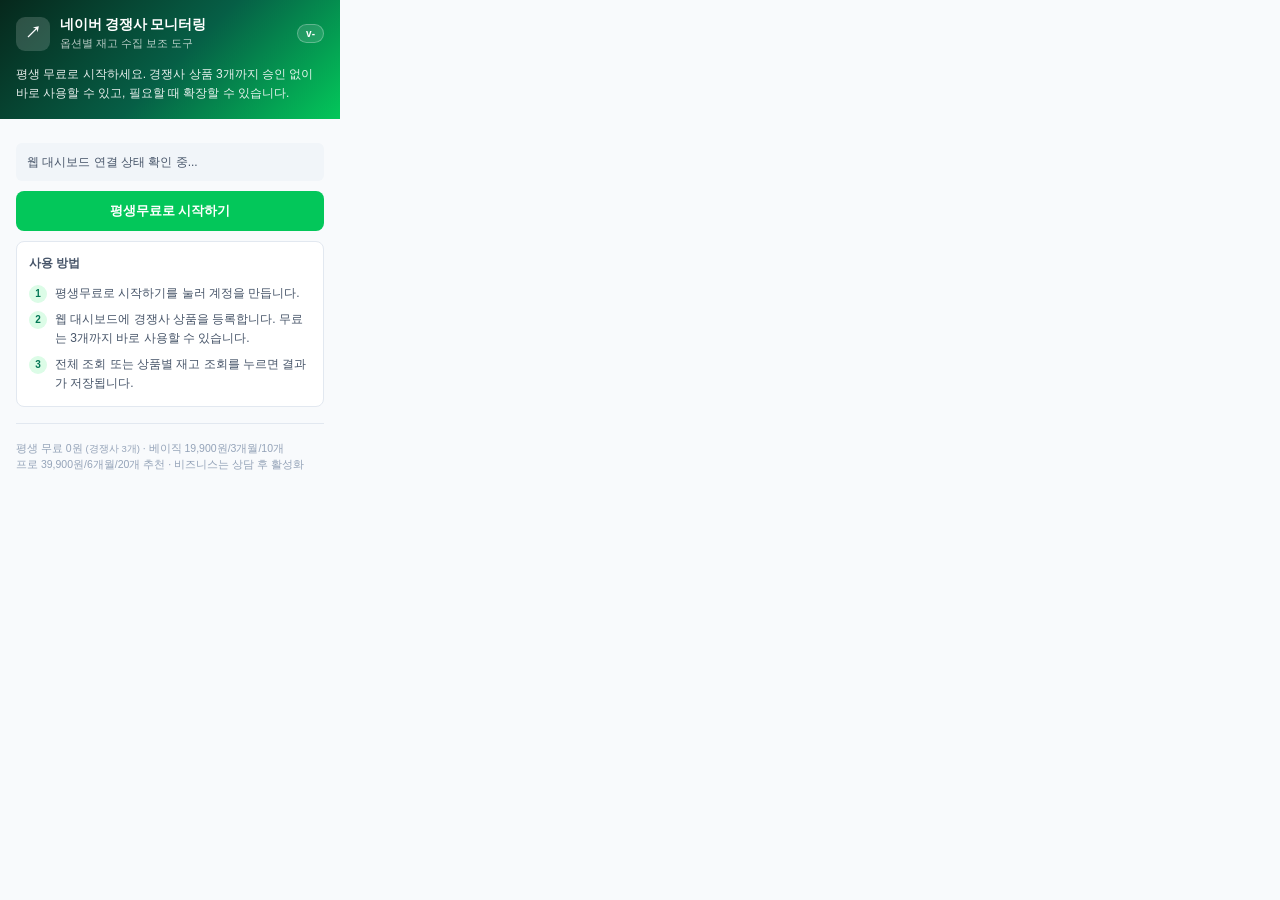
<file: chrome_extension/popup.html>
<!DOCTYPE html>
<html lang="ko">
<head>
<meta charset="UTF-8">
<style>
  body { font-family: 'Segoe UI', sans-serif; width: 340px; padding: 0; margin: 0; background: #f8fafc; color:#0f172a; }
  .shell { padding: 16px; }
  .hero { background: linear-gradient(135deg,#06281c 0%,#065f46 52%,#03c75a 100%); color:#fff; padding:16px; }
  .brand-row { display:flex; align-items:center; justify-content:space-between; gap:10px; }
  .brand { display:flex; align-items:center; gap:10px; }
  .logo-mark { width:34px; height:34px; border-radius:9px; background:rgba(255,255,255,.16); display:flex; align-items:center; justify-content:center; font-weight:800; }
  h3 { font-size: 14px; font-weight: 800; margin: 0; letter-spacing:-.2px; }
  .subtitle { font-size:11px; opacity:.72; margin-top:2px; }
  .version { padding:3px 8px; border:1px solid rgba(255,255,255,.28); border-radius:999px; font-size:10px; font-weight:700; background:rgba(255,255,255,.12); }
  .hero-copy { margin-top:14px; font-size:12px; line-height:1.6; opacity:.9; }
  label { display:block; font-size:11px; font-weight:600; color:#475569; margin:8px 0 4px; }
  input { width:100%; padding:8px 9px; border:1px solid #cbd5e1; border-radius:6px; font-size:12px; box-sizing:border-box; }
  .btn {
    width: 100%; padding: 11px; border: none; border-radius: 8px;
    font-size: 13px; font-weight: 800; cursor: pointer; font-family: inherit;
    transition: transform .12s, background .15s;
  }
  .btn:hover { transform: translateY(-1px); }
  .btn-green  { background: #03c75a; color: #fff; }
  .btn-green:hover  { background: #02b350; }
  .btn-stop   { background: #ef4444; color: #fff; margin-top: 8px; display:none; }
  .btn-stop:hover   { background: #dc2626; }
  .btn-gray   { background: #e2e8f0; color: #475569; margin-top: 8px; }
  .btn-gray:hover   { background: #cbd5e1; }
  .btn:disabled { opacity: .5; cursor: not-allowed; }
  .msg { margin-top: 10px; font-size: 12px; padding: 9px 11px; border-radius: 6px; display: none; line-height: 1.6; white-space: pre-line; }
  .ok   { background: #dcfce7; color: #166534; }
  .err  { background: #fee2e2; color: #dc2626; }
  .info { background: #eff6ff; color: #1e40af; }
  .divider { height: 1px; background: #e2e8f0; margin: 16px 0; }
  .progress-bar { height: 4px; background: #e2e8f0; border-radius: 2px; margin-top: 8px; overflow: hidden; display:none; }
  .progress-fill { height: 100%; background: #03c75a; border-radius: 2px; transition: width .3s; }
  .tip { font-size: 10.5px; color: #94a3b8; margin-top: 10px; line-height: 1.6; }
  .login-state { display:none; margin: 8px 0 10px; padding: 9px 11px; background:#ecfdf5; color:#166534; border-radius:6px; font-size:12px; line-height:1.5; }
  .login-state strong { display:block; color:#14532d; overflow:hidden; text-overflow:ellipsis; white-space:nowrap; }
  .auth-loading { margin: 8px 0 10px; padding: 10px 11px; background:#f1f5f9; color:#475569; border-radius:6px; font-size:12px; line-height:1.5; }
  .link-btn { border:0; background:transparent; color:#475569; text-decoration:underline; padding:0; margin-top:6px; cursor:pointer; font-size:11px; }
  .panel { margin-top: 10px; padding: 12px; background:#fff; border:1px solid #e2e8f0; border-radius:8px; font-size:12px; color:#475569; line-height:1.6; }
  .steps { margin:10px 0 0; padding:0; list-style:none; display:grid; gap:7px; }
  .steps li { display:flex; gap:8px; align-items:flex-start; }
  .num { width:18px; height:18px; border-radius:50%; background:#dcfce7; color:#047857; display:inline-flex; align-items:center; justify-content:center; font-size:10px; font-weight:800; flex:0 0 auto; margin-top:1px; }
</style>
</head>
<body>

<div class="hero">
  <div class="brand-row">
    <div class="brand">
      <div class="logo-mark">↗</div>
      <div>
        <h3>네이버 경쟁사 모니터링</h3>
        <div class="subtitle">옵션별 재고 수집 보조 도구</div>
      </div>
    </div>
    <div class="version" id="extension-version">v-</div>
  </div>
  <div class="hero-copy">평생 무료로 시작하세요. 경쟁사 상품 3개까지 승인 없이 바로 사용할 수 있고, 필요할 때 확장할 수 있습니다.</div>
</div>

<div class="shell">
  <div class="auth-loading" id="auth-loading">웹 대시보드 연결 상태 확인 중...</div>
  <div class="login-state" id="login-state"></div>

  <button class="btn btn-green" id="open-dashboard-btn-main" type="button">평생무료로 시작하기</button>
  <div class="panel">
    <strong>사용 방법</strong>
    <ul class="steps">
      <li><span class="num">1</span><span>평생무료로 시작하기를 눌러 계정을 만듭니다.</span></li>
      <li><span class="num">2</span><span>웹 대시보드에 경쟁사 상품을 등록합니다. 무료는 3개까지 바로 사용할 수 있습니다.</span></li>
      <li><span class="num">3</span><span>전체 조회 또는 상품별 재고 조회를 누르면 결과가 저장됩니다.</span></li>
    </ul>
  </div>
  <div class="msg" id="login-msg"></div>

  <div class="divider"></div>

  <button class="btn btn-stop" id="stop-btn">STOP</button>
  <div class="progress-bar" id="progress-bar"><div class="progress-fill" id="progress-fill"></div></div>
  <div class="msg" id="fetch-msg"></div>

  <div id="queue-section" style="display:none">
    <div class="divider"></div>
    <div style="font-size:12px;font-weight:600;color:#0f172a;margin-bottom:6px">대기 중인 개별 조회</div>
    <div class="progress-bar" id="queue-bar"><div class="progress-fill" id="queue-fill"></div></div>
    <div class="msg" id="queue-msg"></div>
  </div>

  <div class="tip">
    평생 무료 0원 <span style="font-size:9.5px">(경쟁사 3개)</span> · 베이직 19,900원/3개월/10개<br>
    프로 39,900원/6개월/20개 추천 · 비즈니스는 상담 후 활성화
  </div>
</div>

<script src="popup.js"></script>
</body>
</html>
</file>
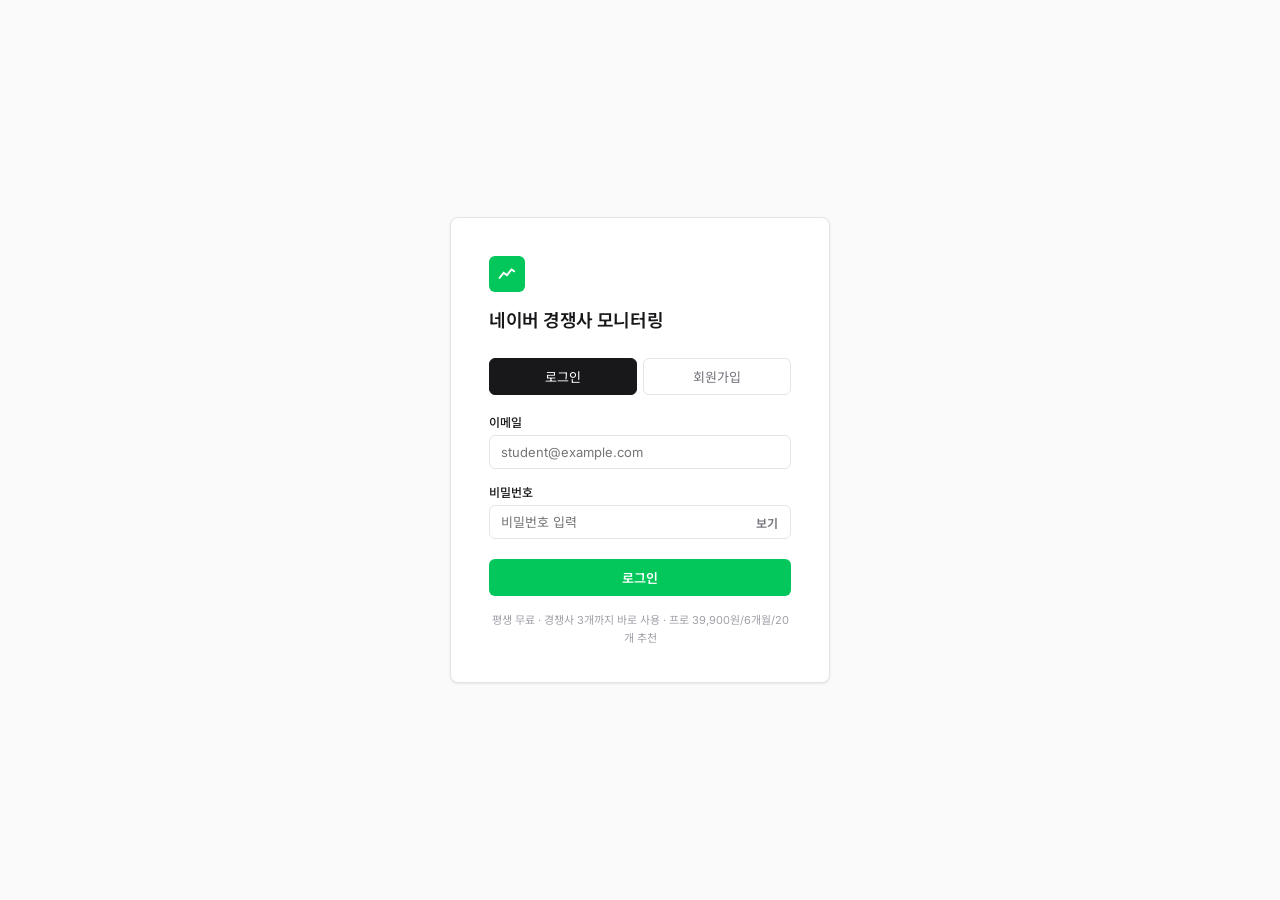
<file: templates/login.html>
<!DOCTYPE html>
<html lang="ko">
<head>
<meta charset="UTF-8">
<meta name="viewport" content="width=device-width, initial-scale=1.0">
<title>네이버 경쟁사 모니터링 로그인</title>
<link rel="icon" type="image/png" sizes="16x16" href="/static/icons/favicon-16.png">
<link rel="icon" type="image/png" sizes="32x32" href="/static/icons/favicon-32.png">
<link rel="apple-touch-icon" href="/static/icons/apple-touch-icon.png">
<link rel="preconnect" href="https://fonts.googleapis.com">
<link href="https://fonts.googleapis.com/css2?family=Inter:wght@400;500;600&family=Noto+Sans+KR:wght@400;500;600&display=swap" rel="stylesheet">
<style>
  *, *::before, *::after { box-sizing: border-box; margin: 0; padding: 0; }
  body {
    font-family: 'Inter', 'Noto Sans KR', sans-serif;
    background: #fafafa;
    min-height: 100vh;
    display: flex;
    align-items: center;
    justify-content: center;
    font-size: 13px;
    color: #18181b;
  }
  .card {
    background: #fff;
    border: 1px solid #e4e4e7;
    border-radius: 8px;
    padding: 38px 38px 34px;
    width: 380px;
    box-shadow: 0 1px 3px rgb(0 0 0/.07), 0 1px 2px -1px rgb(0 0 0/.06);
  }
  .logo { margin-bottom: 26px; }
  .logo-icon {
    width: 36px; height: 36px;
    background: #03c75a;
    border-radius: 6px;
    display: flex; align-items: center; justify-content: center;
    margin-bottom: 14px;
  }
  .logo-icon svg { width: 18px; height: 18px; color: #fff; }
  .logo-title { font-size: 18px; font-weight: 600; letter-spacing: -.3px; }
  .logo-sub { font-size: 12px; color: #71717a; margin-top: 3px; }
  .tabs { display: grid; grid-template-columns: 1fr 1fr; gap: 6px; margin-bottom: 18px; }
  .tab {
    border: 1px solid #e4e4e7;
    background: #fff;
    border-radius: 6px;
    padding: 8px;
    font: inherit;
    color: #71717a;
    cursor: pointer;
  }
  .tab.active { background: #18181b; border-color: #18181b; color: #fff; }
  .field { margin-top: 14px; }
  label {
    display: block;
    font-size: 12px;
    font-weight: 500;
    margin-bottom: 5px;
  }
  input {
    width: 100%;
    padding: 8px 11px;
    border: 1px solid #e4e4e7;
    border-radius: 6px;
    font-size: 13px;
    font-family: inherit;
    outline: none;
    color: #18181b;
    background: #fff;
    transition: border-color .12s, box-shadow .12s;
  }
  input:focus { border-color: #86efac; box-shadow: 0 0 0 3px rgba(3,199,90,.08); }
  .password-wrap { position: relative; }
  .password-wrap input { padding-right: 54px; }
  .toggle-password {
    position: absolute;
    right: 8px;
    top: 50%;
    transform: translateY(-50%);
    border: 0;
    background: transparent;
    color: #71717a;
    font-size: 12px;
    font-weight: 600;
    cursor: pointer;
    padding: 4px 5px;
    font-family: inherit;
  }
  .toggle-password:hover { color: #18181b; }
  .signup-notice {
    display: none;
    margin: 0 0 16px;
    padding: 10px 12px;
    border: 1px solid #86efac;
    border-radius: 6px;
    background: #f0fdf4;
    color: #166534;
    font-size: 12px;
    line-height: 1.6;
  }
  .btn-login {
    width: 100%;
    margin-top: 20px;
    padding: 9px;
    background: #03c75a;
    color: #fff;
    border: none;
    border-radius: 6px;
    font-size: 13px;
    font-weight: 600;
    cursor: pointer;
    font-family: inherit;
  }
  .btn-login:disabled { opacity: .5; cursor: not-allowed; }
  .msg {
    margin-top: 10px;
    padding: 8px 11px;
    border-radius: 6px;
    font-size: 12px;
    display: none;
    line-height: 1.5;
  }
  .msg.err { background: #fef2f2; border: 1px solid #fca5a5; color: #b91c1c; }
  .msg.ok { background: #f0fdf4; border: 1px solid #86efac; color: #15803d; }
  .hint { font-size: 11px; color: #a1a1aa; text-align: center; margin-top: 16px; line-height: 1.6; }
</style>
</head>
<body>
<div class="card">
  <div class="logo">
    <div class="logo-icon">
      <svg viewBox="0 0 16 16" fill="none" stroke="currentColor" stroke-width="1.7"><polyline points="1,12 5,7 8,9 12,4 15,6"/></svg>
    </div>
    <div class="logo-title">네이버 경쟁사 모니터링</div>
  </div>

  <div class="tabs">
    <button class="tab active" id="tab-login" onclick="setMode('login')">로그인</button>
    <button class="tab" id="tab-signup" onclick="setMode('signup')">회원가입</button>
  </div>

  <div class="signup-notice" id="signup-notice">
    평생 무료로 시작하세요. 경쟁사 상품 3개까지 승인 없이 바로 사용할 수 있고, 필요하면 프로 플랜으로 확장할 수 있습니다.
  </div>

  <div class="field">
    <label>이메일</label>
    <input type="email" id="email" placeholder="student@example.com" autocomplete="email">
  </div>
  <div class="field">
    <label>비밀번호</label>
    <div class="password-wrap">
      <input type="password" id="password" placeholder="비밀번호 입력" autocomplete="current-password">
      <button type="button" class="toggle-password" id="toggle-password" onclick="togglePassword()">보기</button>
    </div>
  </div>
  <div class="msg" id="msg"></div>
  <button class="btn-login" id="btn" onclick="submitAuth()">로그인</button>
  <div class="hint">평생 무료 · 경쟁사 3개까지 바로 사용 · 프로 39,900원/6개월/20개 추천</div>
</div>

<script>
let mode = 'login';

document.getElementById('password').addEventListener('keydown', e => {
  if (e.key === 'Enter') submitAuth();
});

init();

async function init() {
  if (localStorage.getItem('naverMonitorAccessToken')) location.href = '/';
  const params = new URLSearchParams(location.search);
  if (params.get('mode') === 'signup' || params.get('signup') === '1') {
    setMode('signup');
  }
}

function setMode(next) {
  mode = next;
  document.getElementById('tab-login').className = 'tab' + (mode === 'login' ? ' active' : '');
  document.getElementById('tab-signup').className = 'tab' + (mode === 'signup' ? ' active' : '');
  document.getElementById('btn').textContent = mode === 'login' ? '로그인' : '평생 무료 사용하기';
  document.getElementById('signup-notice').style.display = mode === 'signup' ? 'block' : 'none';
  document.getElementById('password').autocomplete = mode === 'login' ? 'current-password' : 'new-password';
  hideMsg();
}

function togglePassword() {
  const input = document.getElementById('password');
  const btn = document.getElementById('toggle-password');
  const show = input.type === 'password';
  input.type = show ? 'text' : 'password';
  btn.textContent = show ? '숨김' : '보기';
}

async function submitAuth() {
  const btn = document.getElementById('btn');
  const email = document.getElementById('email').value.trim();
  const password = document.getElementById('password').value;
  if (!email || !password) { showMsg('이메일과 비밀번호를 입력해주세요.', 'err'); return; }
  btn.disabled = true;
  btn.textContent = mode === 'login' ? '로그인 중...' : '가입 중...';
  try {
    const res = await fetch(mode === 'login' ? '/api/auth/login' : '/api/auth/signup', {
      method: 'POST',
      headers: {'Content-Type': 'application/json'},
      body: JSON.stringify({ email, password })
    });
    const data = await res.json();
    if (!res.ok) throw new Error(data.error || '인증에 실패했습니다.');
    if (mode === 'signup') {
      showMsg(data.message || '회원가입이 완료되었습니다. 무료 플랜으로 바로 로그인할 수 있습니다.', 'ok');
      setMode('login');
      return;
    }
    localStorage.setItem('naverMonitorAccessToken', data.access_token);
    if (data.refresh_token) localStorage.setItem('naverMonitorRefreshToken', data.refresh_token);
    location.href = '/';
  } catch (e) {
    showMsg(e.message || '인증에 실패했습니다.', 'err');
  } finally {
    btn.disabled = false;
    btn.textContent = mode === 'login' ? '로그인' : '평생 무료 사용하기';
  }
}

function showMsg(text, cls) {
  const el = document.getElementById('msg');
  el.textContent = text;
  el.className = 'msg ' + cls;
  el.style.display = 'block';
}

function hideMsg() {
  document.getElementById('msg').style.display = 'none';
}
</script>
</body>
</html>
</file>
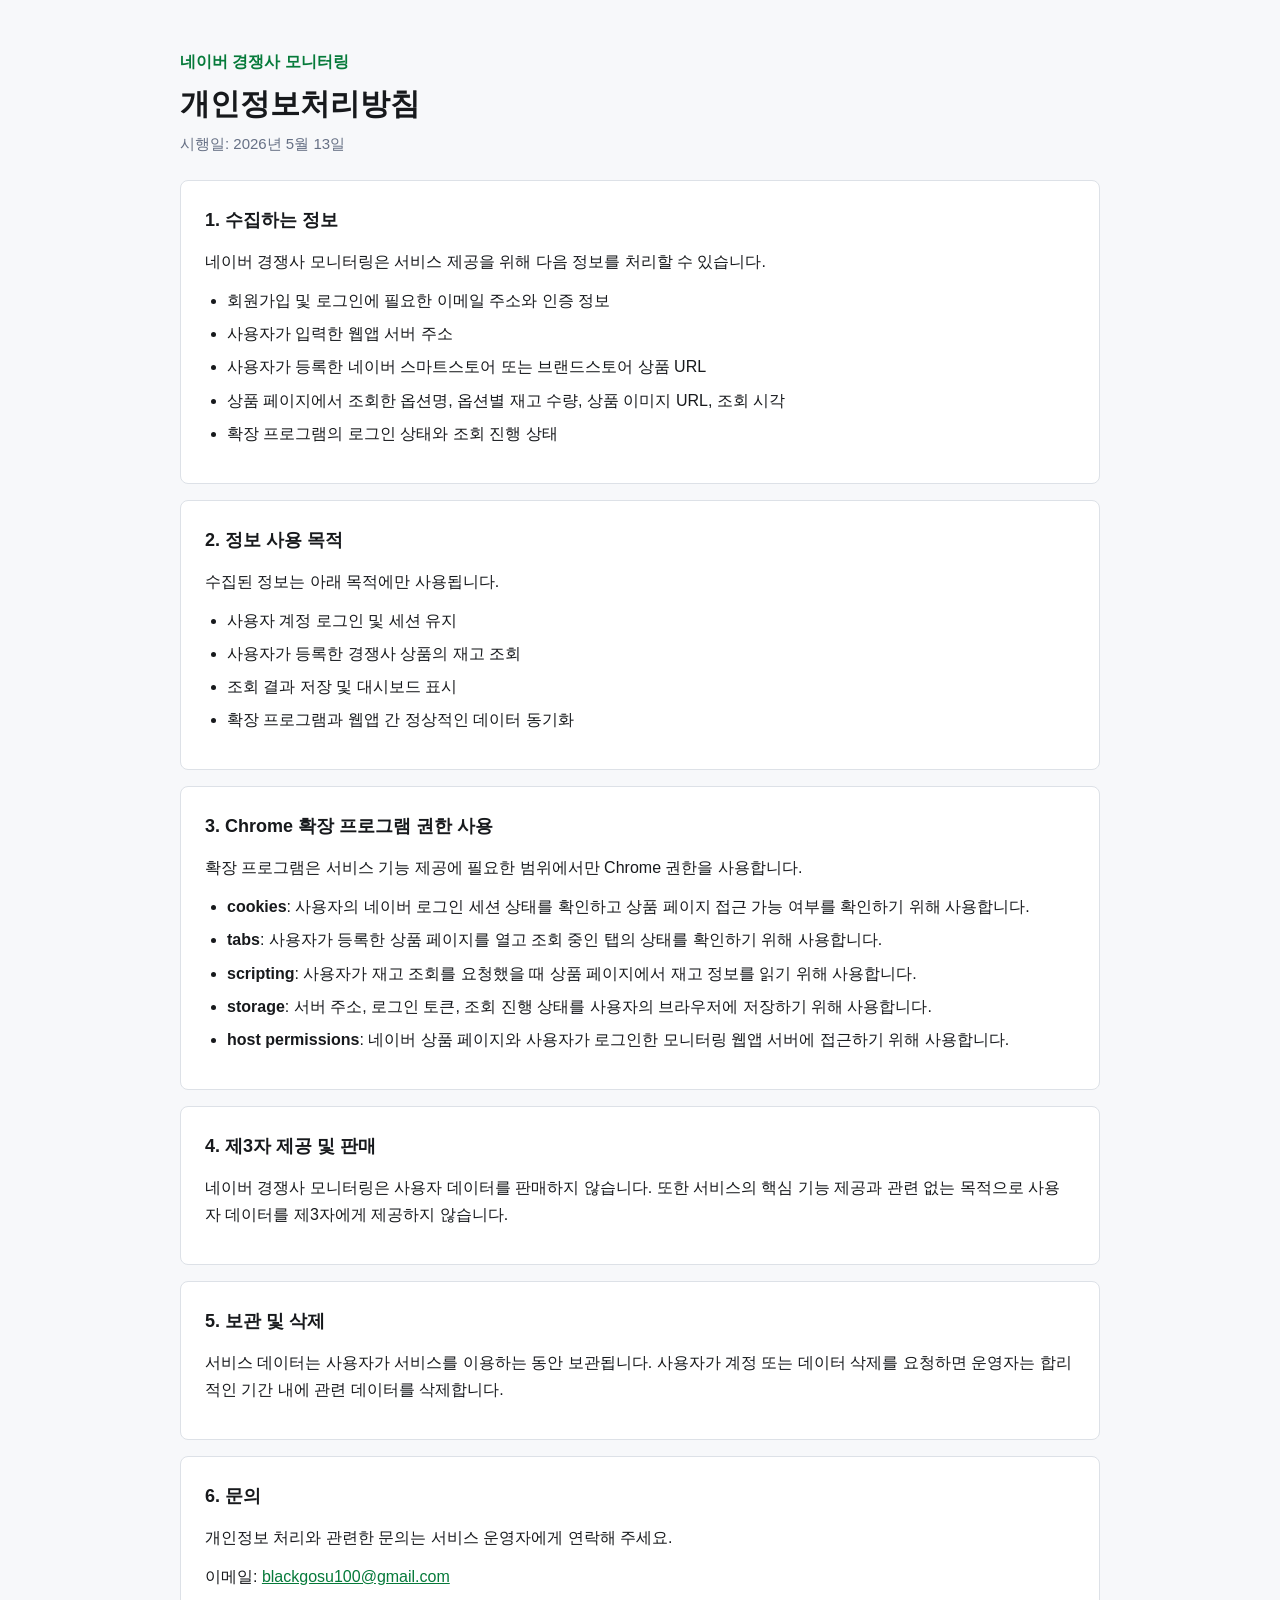
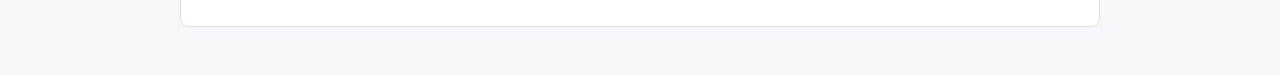
<file: templates/privacy.html>
<!doctype html>
<html lang="ko">
<head>
  <meta charset="utf-8">
  <meta name="viewport" content="width=device-width, initial-scale=1">
  <title>개인정보처리방침 | 네이버 경쟁사 모니터링</title>
  <link rel="icon" type="image/png" sizes="16x16" href="/static/icons/favicon-16.png">
  <link rel="icon" type="image/png" sizes="32x32" href="/static/icons/favicon-32.png">
  <link rel="apple-touch-icon" href="/static/icons/apple-touch-icon.png">
  <style>
    :root {
      color-scheme: light;
      --bg: #f7f8fa;
      --panel: #ffffff;
      --text: #17191c;
      --muted: #667085;
      --line: #dde1e7;
      --accent: #0ec55e;
    }

    * {
      box-sizing: border-box;
    }

    body {
      margin: 0;
      background: var(--bg);
      color: var(--text);
      font-family: -apple-system, BlinkMacSystemFont, "Segoe UI", sans-serif;
      line-height: 1.7;
    }

    main {
      width: min(920px, calc(100% - 32px));
      margin: 0 auto;
      padding: 48px 0;
    }

    header {
      margin-bottom: 24px;
    }

    h1 {
      margin: 0 0 8px;
      font-size: 30px;
      line-height: 1.25;
    }

    .lead {
      margin: 0;
      color: var(--muted);
      font-size: 15px;
    }

    section {
      background: var(--panel);
      border: 1px solid var(--line);
      border-radius: 8px;
      padding: 24px;
      margin-top: 16px;
    }

    h2 {
      margin: 0 0 12px;
      font-size: 18px;
    }

    p,
    ul {
      margin: 0 0 12px;
    }

    ul {
      padding-left: 22px;
    }

    li {
      margin: 6px 0;
    }

    a {
      color: #067a3a;
    }

    .badge {
      display: inline-flex;
      align-items: center;
      gap: 8px;
      color: #067a3a;
      font-weight: 700;
      margin-bottom: 10px;
    }
  </style>
</head>
<body>
  <main>
    <header>
      <div class="badge">네이버 경쟁사 모니터링</div>
      <h1>개인정보처리방침</h1>
      <p class="lead">시행일: 2026년 5월 13일</p>
    </header>

    <section>
      <h2>1. 수집하는 정보</h2>
      <p>네이버 경쟁사 모니터링은 서비스 제공을 위해 다음 정보를 처리할 수 있습니다.</p>
      <ul>
        <li>회원가입 및 로그인에 필요한 이메일 주소와 인증 정보</li>
        <li>사용자가 입력한 웹앱 서버 주소</li>
        <li>사용자가 등록한 네이버 스마트스토어 또는 브랜드스토어 상품 URL</li>
        <li>상품 페이지에서 조회한 옵션명, 옵션별 재고 수량, 상품 이미지 URL, 조회 시각</li>
        <li>확장 프로그램의 로그인 상태와 조회 진행 상태</li>
      </ul>
    </section>

    <section>
      <h2>2. 정보 사용 목적</h2>
      <p>수집된 정보는 아래 목적에만 사용됩니다.</p>
      <ul>
        <li>사용자 계정 로그인 및 세션 유지</li>
        <li>사용자가 등록한 경쟁사 상품의 재고 조회</li>
        <li>조회 결과 저장 및 대시보드 표시</li>
        <li>확장 프로그램과 웹앱 간 정상적인 데이터 동기화</li>
      </ul>
    </section>

    <section>
      <h2>3. Chrome 확장 프로그램 권한 사용</h2>
      <p>확장 프로그램은 서비스 기능 제공에 필요한 범위에서만 Chrome 권한을 사용합니다.</p>
      <ul>
        <li><strong>cookies</strong>: 사용자의 네이버 로그인 세션 상태를 확인하고 상품 페이지 접근 가능 여부를 확인하기 위해 사용합니다.</li>
        <li><strong>tabs</strong>: 사용자가 등록한 상품 페이지를 열고 조회 중인 탭의 상태를 확인하기 위해 사용합니다.</li>
        <li><strong>scripting</strong>: 사용자가 재고 조회를 요청했을 때 상품 페이지에서 재고 정보를 읽기 위해 사용합니다.</li>
        <li><strong>storage</strong>: 서버 주소, 로그인 토큰, 조회 진행 상태를 사용자의 브라우저에 저장하기 위해 사용합니다.</li>
        <li><strong>host permissions</strong>: 네이버 상품 페이지와 사용자가 로그인한 모니터링 웹앱 서버에 접근하기 위해 사용합니다.</li>
      </ul>
    </section>

    <section>
      <h2>4. 제3자 제공 및 판매</h2>
      <p>네이버 경쟁사 모니터링은 사용자 데이터를 판매하지 않습니다. 또한 서비스의 핵심 기능 제공과 관련 없는 목적으로 사용자 데이터를 제3자에게 제공하지 않습니다.</p>
    </section>

    <section>
      <h2>5. 보관 및 삭제</h2>
      <p>서비스 데이터는 사용자가 서비스를 이용하는 동안 보관됩니다. 사용자가 계정 또는 데이터 삭제를 요청하면 운영자는 합리적인 기간 내에 관련 데이터를 삭제합니다.</p>
    </section>

    <section>
      <h2>6. 문의</h2>
      <p>개인정보 처리와 관련한 문의는 서비스 운영자에게 연락해 주세요.</p>
      <p>이메일: <a href="mailto:blackgosu100@gmail.com">blackgosu100@gmail.com</a></p>
    </section>
  </main>
</body>
</html>
</file>
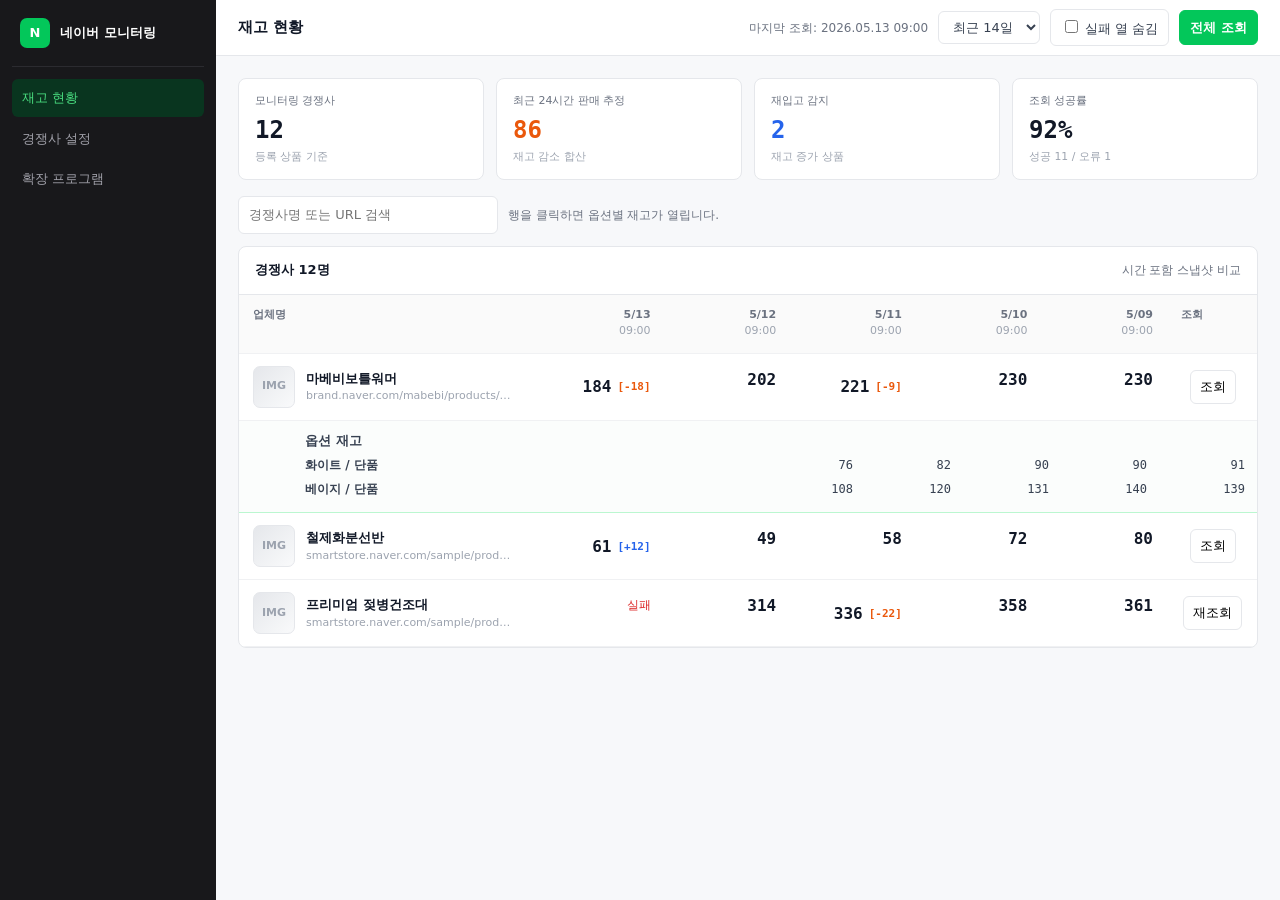
<file: ui_previews/dashboard_candidate_a.html>
<!doctype html>
<html lang="ko">
<head>
<meta charset="utf-8">
<meta name="viewport" content="width=device-width, initial-scale=1">
<title>Candidate A - Snapshot Table</title>
<style>
:root{--bg:#f7f8fa;--panel:#fff;--line:#e5e7eb;--text:#111827;--muted:#6b7280;--soft:#f3f4f6;--green:#03c75a;--blue:#2563eb;--orange:#ea580c;--red:#dc2626;--radius:8px;--mono:ui-monospace,SFMono-Regular,Menlo,monospace;--sans:Inter,"Noto Sans KR",system-ui,sans-serif}
*{box-sizing:border-box}body{margin:0;background:var(--bg);color:var(--text);font:13px/1.5 var(--sans)}button,select,input{font:inherit}.app{display:grid;grid-template-columns:216px 1fr;min-height:100vh}.side{background:#18181b;color:#a1a1aa;padding:18px 12px}.brand{display:flex;gap:10px;align-items:center;padding:0 8px 18px;border-bottom:1px solid #2b2b30;color:#fff;font-weight:700}.brand-mark{width:30px;height:30px;border-radius:7px;background:var(--green);display:grid;place-items:center}.nav{padding-top:12px}.nav div{padding:9px 10px;border-radius:6px;margin-bottom:3px}.nav .on{background:#09351f;color:#4ade80}.main{min-width:0}.top{height:56px;background:#fff;border-bottom:1px solid var(--line);display:flex;align-items:center;gap:10px;padding:0 22px;position:sticky;top:0;z-index:5}.title{font-weight:700;font-size:15px;margin-right:auto}.meta{color:var(--muted);font-size:12px}.select,.check,.btn{border:1px solid var(--line);background:#fff;border-radius:6px;padding:7px 10px;color:#374151}.btn.primary{background:var(--green);border-color:var(--green);color:#fff;font-weight:700}.content{padding:22px}.summary{display:grid;grid-template-columns:repeat(4,minmax(140px,1fr));gap:12px;margin-bottom:16px}.kpi{background:#fff;border:1px solid var(--line);border-radius:var(--radius);padding:14px 16px}.kpi label{display:block;color:var(--muted);font-size:11px;margin-bottom:8px}.kpi strong{font:700 24px/1 var(--mono)}.kpi small{display:block;color:#9ca3af;margin-top:6px}.toolbar{display:flex;gap:10px;align-items:center;margin:12px 0}.search{width:260px;border:1px solid var(--line);border-radius:6px;padding:8px 10px}.panel{background:#fff;border:1px solid var(--line);border-radius:var(--radius);overflow:hidden}.panel-head{height:48px;display:flex;align-items:center;padding:0 16px;border-bottom:1px solid var(--line)}.panel-head b{margin-right:auto}.hint{color:var(--muted);font-size:12px}.table{overflow:auto}.grid{min-width:1020px}.row{display:grid;grid-template-columns:300px repeat(5,1fr) 92px;align-items:center;border-bottom:1px solid #f0f1f3}.row.head{background:#fafafa;color:#6b7280;font-size:11px;font-weight:700;position:sticky;top:0}.cell{padding:12px 14px;min-height:58px}.cell.stock{display:flex;align-items:center;justify-content:flex-end;gap:6px}.product{display:flex;align-items:center;gap:11px}.thumb{width:42px;height:42px;border-radius:7px;background:linear-gradient(135deg,#e5e7eb,#f9fafb);border:1px solid var(--line);display:grid;place-items:center;color:#9ca3af;font-weight:700;font-size:11px;flex:0 0 auto}.pname{font-weight:700}.url{color:#9ca3af;font-size:11px;white-space:nowrap;overflow:hidden;text-overflow:ellipsis;max-width:210px}.qty{font:700 16px/1.2 var(--mono);text-align:right}.delta{font:700 11px/1.2 var(--mono);text-align:right}.sale{color:var(--orange)}.restock{color:var(--blue)}.fail{color:var(--red);font-size:12px;text-align:right}.date{font-weight:700;text-align:right}.date span{display:block;color:#9ca3af;font-weight:500;font-size:11px}.action{display:flex;justify-content:center}.mini{border:1px solid var(--line);background:#fff;border-radius:6px;padding:5px 9px}.details{background:#fbfdfc;border-bottom:1px solid #bbf7d0;padding:10px 14px 14px 66px;color:#374151}.opt{display:grid;grid-template-columns:1fr repeat(5,90px);gap:8px;margin-top:6px;font-size:12px}.opt b{font-weight:600}.opt span{text-align:right;font-family:var(--mono)}@media(max-width:860px){.app{grid-template-columns:1fr}.side{display:none}.top{height:auto;flex-wrap:wrap;padding:12px}.content{padding:14px}.summary{grid-template-columns:repeat(2,1fr)}}
</style>
</head>
<body>
<div class="app">
  <aside class="side">
    <div class="brand"><span class="brand-mark">N</span><span>네이버 모니터링</span></div>
    <div class="nav"><div class="on">재고 현황</div><div>경쟁사 설정</div><div>확장 프로그램</div></div>
  </aside>
  <main class="main">
    <div class="top">
      <div class="title">재고 현황</div>
      <div class="meta">마지막 조회: 2026.05.13 09:00</div>
      <select class="select"><option>최근 14일</option></select>
      <label class="check"><input type="checkbox"> 실패 열 숨김</label>
      <button class="btn primary">전체 조회</button>
    </div>
    <div class="content">
      <section class="summary">
        <div class="kpi"><label>모니터링 경쟁사</label><strong>12</strong><small>등록 상품 기준</small></div>
        <div class="kpi"><label>최근 24시간 판매 추정</label><strong class="sale">86</strong><small>재고 감소 합산</small></div>
        <div class="kpi"><label>재입고 감지</label><strong class="restock">2</strong><small>재고 증가 상품</small></div>
        <div class="kpi"><label>조회 성공률</label><strong>92%</strong><small>성공 11 / 오류 1</small></div>
      </section>
      <div class="toolbar">
        <input class="search" placeholder="경쟁사명 또는 URL 검색">
        <span class="hint">행을 클릭하면 옵션별 재고가 열립니다.</span>
      </div>
      <section class="panel">
        <div class="panel-head"><b>경쟁사 12명</b><span class="hint">시간 포함 스냅샷 비교</span></div>
        <div class="table">
          <div class="grid">
            <div class="row head"><div class="cell">업체명</div><div class="cell date">5/13<span>09:00</span></div><div class="cell date">5/12<span>09:00</span></div><div class="cell date">5/11<span>09:00</span></div><div class="cell date">5/10<span>09:00</span></div><div class="cell date">5/09<span>09:00</span></div><div class="cell">조회</div></div>
            <div class="row"><div class="cell product"><div class="thumb">IMG</div><div><div class="pname">마베비보틀워머</div><div class="url">brand.naver.com/mabebi/products/119...</div></div></div><div class="cell stock"><span class="qty">184</span><span class="delta sale">[-18]</span></div><div class="cell"><div class="qty">202</div></div><div class="cell stock"><span class="qty">221</span><span class="delta sale">[-9]</span></div><div class="cell"><div class="qty">230</div></div><div class="cell"><div class="qty">230</div></div><div class="cell action"><button class="mini">조회</button></div></div>
            <div class="details"><b>옵션 재고</b><div class="opt"><b>화이트 / 단품</b><span>76</span><span>82</span><span>90</span><span>90</span><span>91</span></div><div class="opt"><b>베이지 / 단품</b><span>108</span><span>120</span><span>131</span><span>140</span><span>139</span></div></div>
            <div class="row"><div class="cell product"><div class="thumb">IMG</div><div><div class="pname">철제화분선반</div><div class="url">smartstore.naver.com/sample/products...</div></div></div><div class="cell stock"><span class="qty">61</span><span class="delta restock">[+12]</span></div><div class="cell"><div class="qty">49</div></div><div class="cell"><div class="qty">58</div></div><div class="cell"><div class="qty">72</div></div><div class="cell"><div class="qty">80</div></div><div class="cell action"><button class="mini">조회</button></div></div>
            <div class="row"><div class="cell product"><div class="thumb">IMG</div><div><div class="pname">프리미엄 젖병건조대</div><div class="url">smartstore.naver.com/sample/products...</div></div></div><div class="cell"><div class="fail">실패</div></div><div class="cell"><div class="qty">314</div></div><div class="cell stock"><span class="qty">336</span><span class="delta sale">[-22]</span></div><div class="cell"><div class="qty">358</div></div><div class="cell"><div class="qty">361</div></div><div class="cell action"><button class="mini">재조회</button></div></div>
          </div>
        </div>
      </section>
    </div>
  </main>
</div>
</body>
</html>
</file>
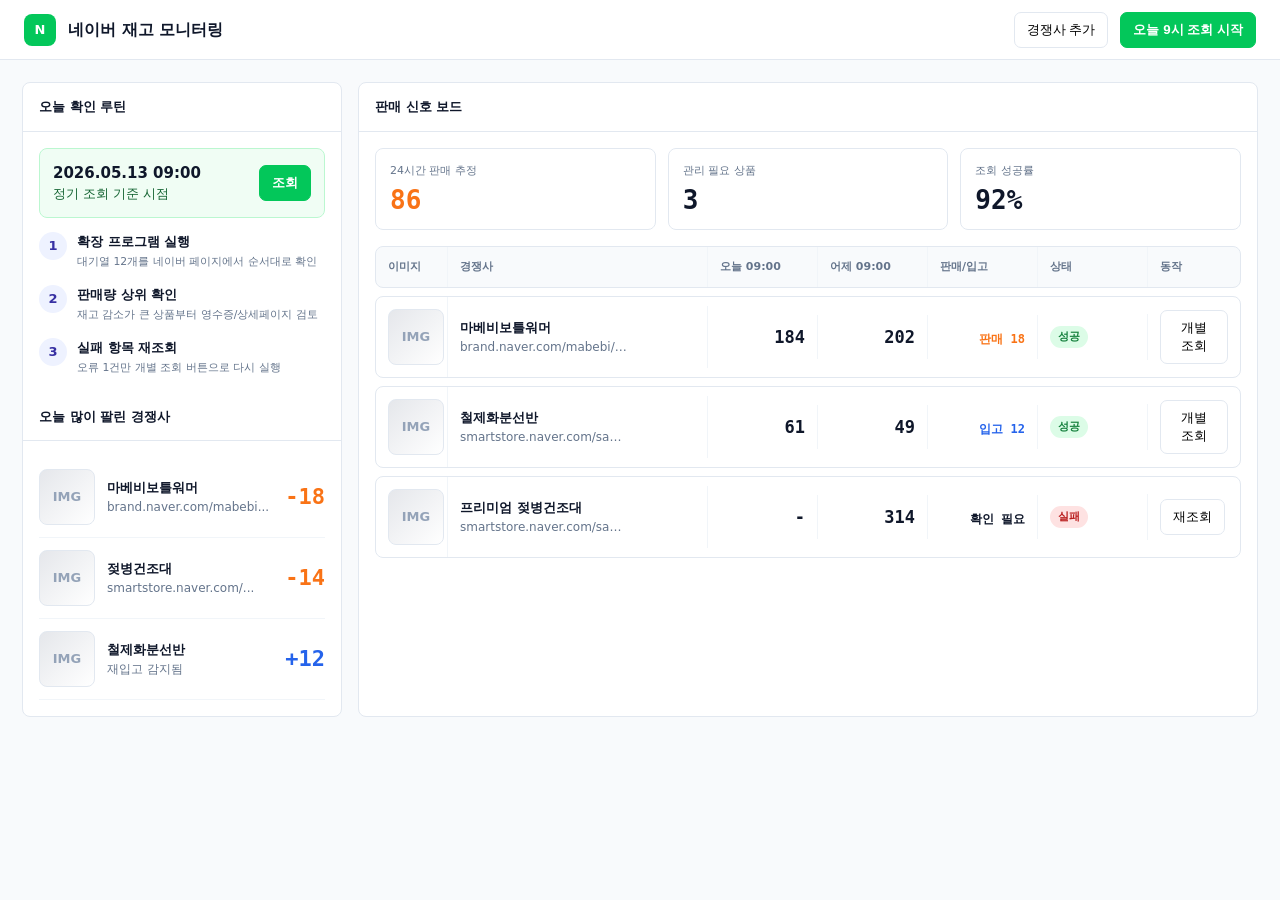
<file: ui_previews/dashboard_candidate_b.html>
<!doctype html>
<html lang="ko">
<head>
<meta charset="utf-8">
<meta name="viewport" content="width=device-width, initial-scale=1">
<title>Candidate B - Sales Signal Board</title>
<style>
:root{--bg:#f8fafc;--panel:#fff;--line:#e2e8f0;--text:#0f172a;--muted:#64748b;--green:#03c75a;--blue:#2563eb;--orange:#f97316;--red:#ef4444;--mono:ui-monospace,SFMono-Regular,Menlo,monospace;--sans:Inter,"Noto Sans KR",system-ui,sans-serif}
*{box-sizing:border-box}body{margin:0;background:var(--bg);color:var(--text);font:13px/1.5 var(--sans)}.shell{min-height:100vh}.top{height:60px;background:#fff;border-bottom:1px solid var(--line);display:flex;align-items:center;gap:12px;padding:0 24px}.logo{width:32px;height:32px;border-radius:8px;background:var(--green);color:#fff;display:grid;place-items:center;font-weight:800}.title{font-size:16px;font-weight:800;margin-right:auto}.btn{border:1px solid var(--line);border-radius:7px;background:#fff;padding:8px 12px}.btn.green{background:var(--green);border-color:var(--green);color:#fff;font-weight:800}.wrap{padding:22px;display:grid;grid-template-columns:320px 1fr;gap:16px}.panel{background:#fff;border:1px solid var(--line);border-radius:8px;overflow:hidden}.panel h2{font-size:13px;margin:0;padding:14px 16px;border-bottom:1px solid var(--line)}.routine{padding:16px}.today{display:grid;grid-template-columns:1fr auto;gap:10px;align-items:center;border:1px solid #bbf7d0;background:#f0fdf4;border-radius:8px;padding:13px}.today b{font-size:15px}.today span{color:#166534}.step{display:grid;grid-template-columns:28px 1fr;gap:10px;margin-top:14px;align-items:start}.num{width:28px;height:28px;border-radius:50%;background:#eef2ff;color:#3730a3;display:grid;place-items:center;font-weight:800}.step b{display:block}.step small{color:var(--muted)}.leader{padding:16px}.leader-card{display:grid;grid-template-columns:56px 1fr auto;gap:12px;align-items:center;padding:12px 0;border-bottom:1px solid #f1f5f9}.thumb{width:56px;height:56px;border-radius:8px;border:1px solid var(--line);background:linear-gradient(135deg,#e5e7eb,#fff);display:grid;place-items:center;color:#94a3b8;font-weight:800}.rank{font:800 22px/1 var(--mono);color:var(--orange)}.name{font-weight:800}.sub{font-size:12px;color:var(--muted);max-width:170px;white-space:nowrap;overflow:hidden;text-overflow:ellipsis}.signal{font:800 16px/1 var(--mono);color:var(--orange)}.grid{display:grid;grid-template-columns:repeat(3,minmax(180px,1fr));gap:12px;padding:16px}.metric{border:1px solid var(--line);border-radius:8px;padding:14px;background:#fff}.metric label{display:block;font-size:11px;color:var(--muted);margin-bottom:8px}.metric strong{font:800 26px/1 var(--mono)}.board{padding:0 16px 16px}.product{display:grid;grid-template-columns:72px minmax(180px,1.2fr) repeat(4,110px) 92px;align-items:center;border:1px solid var(--line);border-radius:8px;background:#fff;margin-bottom:8px;overflow:hidden}.product>div{padding:12px;border-right:1px solid #f1f5f9}.product>div:last-child{border-right:0}.product.head{font-size:11px;color:var(--muted);font-weight:800;background:#f8fafc}.qty{font:800 17px/1.2 var(--mono);text-align:right}.delta{font:800 12px/1.2 var(--mono);text-align:right;margin-top:5px}.sale{color:var(--orange)}.restock{color:var(--blue)}.status{display:inline-flex;padding:3px 8px;border-radius:999px;font-size:11px;font-weight:800}.ok{background:#dcfce7;color:#15803d}.err{background:#fee2e2;color:#b91c1c}.mobile-cards{display:none}@media(max-width:980px){.wrap{grid-template-columns:1fr}.grid{grid-template-columns:repeat(2,1fr)}.board{overflow:auto}.product{min-width:860px}}@media(max-width:640px){.top{height:auto;flex-wrap:wrap;padding:12px}.grid{grid-template-columns:1fr}.board{display:none}.mobile-cards{display:grid;gap:10px;padding:0 16px 16px}.mcard{background:#fff;border:1px solid var(--line);border-radius:8px;padding:12px;display:grid;grid-template-columns:54px 1fr auto;gap:10px}.mcard .thumb{width:54px;height:54px}}
</style>
</head>
<body>
<div class="shell">
  <header class="top"><div class="logo">N</div><div class="title">네이버 재고 모니터링</div><button class="btn">경쟁사 추가</button><button class="btn green">오늘 9시 조회 시작</button></header>
  <div class="wrap">
    <aside class="panel">
      <h2>오늘 확인 루틴</h2>
      <div class="routine">
        <div class="today"><div><b>2026.05.13 09:00</b><br><span>정기 조회 기준 시점</span></div><button class="btn green">조회</button></div>
        <div class="step"><div class="num">1</div><div><b>확장 프로그램 실행</b><small>대기열 12개를 네이버 페이지에서 순서대로 확인</small></div></div>
        <div class="step"><div class="num">2</div><div><b>판매량 상위 확인</b><small>재고 감소가 큰 상품부터 영수증/상세페이지 검토</small></div></div>
        <div class="step"><div class="num">3</div><div><b>실패 항목 재조회</b><small>오류 1건만 개별 조회 버튼으로 다시 실행</small></div></div>
      </div>
      <h2>오늘 많이 팔린 경쟁사</h2>
      <div class="leader">
        <div class="leader-card"><div class="thumb">IMG</div><div><div class="name">마베비보틀워머</div><div class="sub">brand.naver.com/mabebi...</div></div><div class="rank">-18</div></div>
        <div class="leader-card"><div class="thumb">IMG</div><div><div class="name">젖병건조대</div><div class="sub">smartstore.naver.com/...</div></div><div class="rank">-14</div></div>
        <div class="leader-card"><div class="thumb">IMG</div><div><div class="name">철제화분선반</div><div class="sub">재입고 감지됨</div></div><div class="rank" style="color:var(--blue)">+12</div></div>
      </div>
    </aside>
    <main class="panel">
      <h2>판매 신호 보드</h2>
      <section class="grid">
        <div class="metric"><label>24시간 판매 추정</label><strong class="sale">86</strong></div>
        <div class="metric"><label>관리 필요 상품</label><strong>3</strong></div>
        <div class="metric"><label>조회 성공률</label><strong>92%</strong></div>
      </section>
      <section class="board">
        <div class="product head"><div>이미지</div><div>경쟁사</div><div>오늘 09:00</div><div>어제 09:00</div><div>판매/입고</div><div>상태</div><div>동작</div></div>
        <div class="product"><div><div class="thumb">IMG</div></div><div><b>마베비보틀워머</b><div class="sub">brand.naver.com/mabebi/products/11978228576</div></div><div><div class="qty">184</div></div><div><div class="qty">202</div></div><div><div class="delta sale">판매 18</div></div><div><span class="status ok">성공</span></div><div><button class="btn">개별 조회</button></div></div>
        <div class="product"><div><div class="thumb">IMG</div></div><div><b>철제화분선반</b><div class="sub">smartstore.naver.com/sample/products/1001</div></div><div><div class="qty">61</div></div><div><div class="qty">49</div></div><div><div class="delta restock">입고 12</div></div><div><span class="status ok">성공</span></div><div><button class="btn">개별 조회</button></div></div>
        <div class="product"><div><div class="thumb">IMG</div></div><div><b>프리미엄 젖병건조대</b><div class="sub">smartstore.naver.com/sample/products/1002</div></div><div><div class="qty">-</div></div><div><div class="qty">314</div></div><div><div class="delta">확인 필요</div></div><div><span class="status err">실패</span></div><div><button class="btn">재조회</button></div></div>
      </section>
      <section class="mobile-cards">
        <div class="mcard"><div class="thumb">IMG</div><div><b>마베비보틀워머</b><div class="sub">184개, 어제보다 18개 감소</div></div><div class="signal">-18</div></div>
        <div class="mcard"><div class="thumb">IMG</div><div><b>철제화분선반</b><div class="sub">61개, 재입고 12개</div></div><div class="signal" style="color:var(--blue)">+12</div></div>
      </section>
    </main>
  </div>
</div>
</body>
</html>
</file>
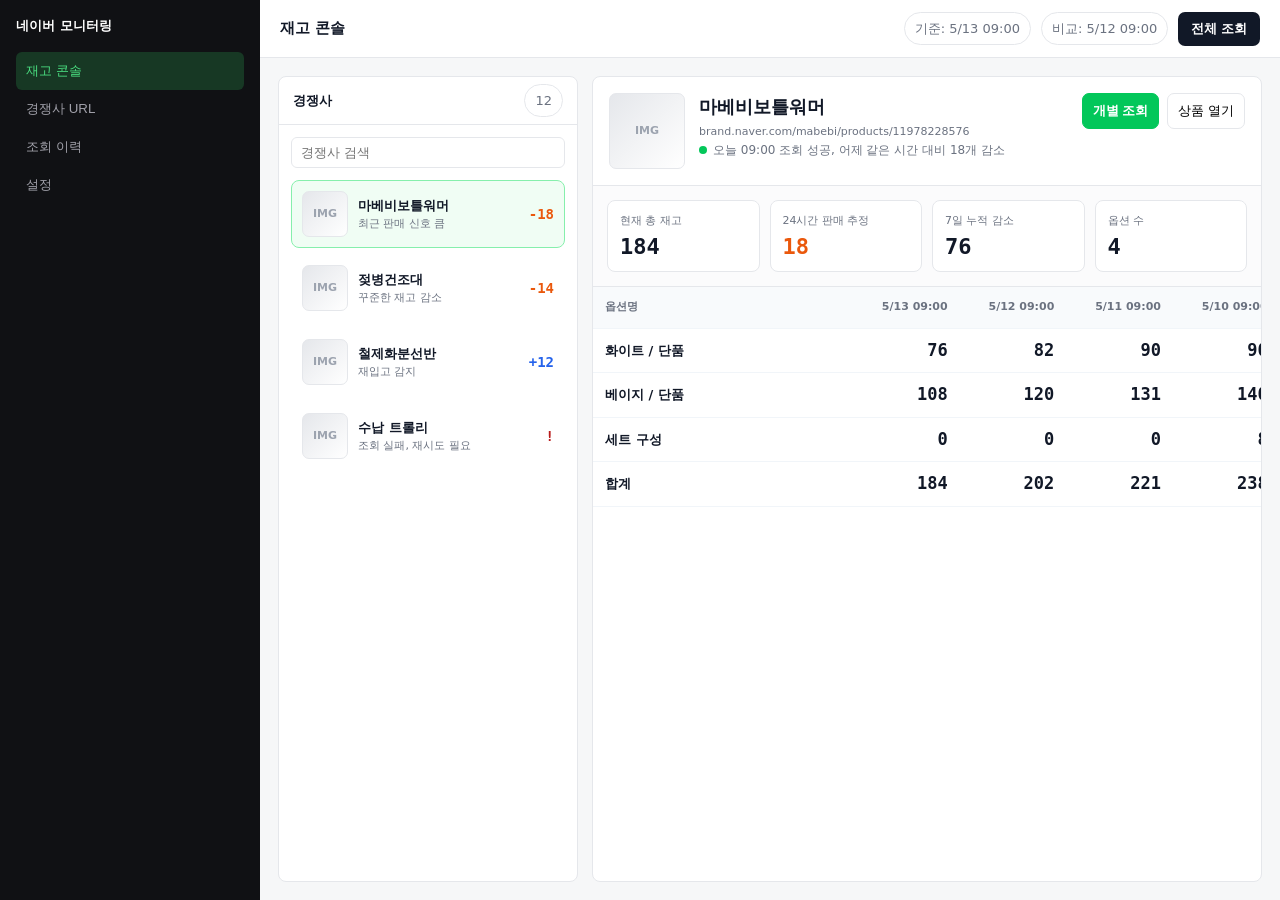
<file: ui_previews/dashboard_candidate_c.html>
<!doctype html>
<html lang="ko">
<head>
<meta charset="utf-8">
<meta name="viewport" content="width=device-width, initial-scale=1">
<title>Candidate C - Operator Console</title>
<style>
:root{--bg:#f6f7f8;--panel:#fff;--line:#e5e7eb;--text:#111827;--muted:#6b7280;--green:#03c75a;--blue:#2563eb;--orange:#ea580c;--red:#b91c1c;--mono:ui-monospace,SFMono-Regular,Menlo,monospace;--sans:Inter,"Noto Sans KR",system-ui,sans-serif}
*{box-sizing:border-box}body{margin:0;background:var(--bg);color:var(--text);font:13px/1.5 var(--sans)}.layout{display:grid;grid-template-columns:260px 1fr;min-height:100vh}.rail{background:#101114;color:#d4d4d8;padding:16px}.brand{font-weight:800;color:#fff;margin-bottom:16px}.nav button{width:100%;border:0;background:transparent;color:#a1a1aa;text-align:left;padding:10px;border-radius:6px}.nav .active{background:#173824;color:#4ade80}.main{display:grid;grid-template-rows:auto 1fr;min-width:0}.bar{height:58px;background:#fff;border-bottom:1px solid var(--line);display:flex;align-items:center;padding:0 20px;gap:10px}.bar h1{font-size:15px;margin:0 auto 0 0}.pill{border:1px solid var(--line);border-radius:999px;padding:6px 10px;background:#fff;color:var(--muted)}.start{border:0;border-radius:7px;background:#111827;color:#fff;padding:8px 13px;font-weight:800}.workspace{display:grid;grid-template-columns:300px 1fr;gap:14px;padding:18px;min-width:0}.panel{background:#fff;border:1px solid var(--line);border-radius:8px;overflow:hidden;min-width:0}.head{display:flex;align-items:center;gap:8px;height:48px;padding:0 14px;border-bottom:1px solid var(--line)}.head b{margin-right:auto}.filter{border:1px solid var(--line);border-radius:6px;padding:7px 9px;width:100%;margin:12px 0}.list{padding:0 12px 12px}.item{display:grid;grid-template-columns:46px 1fr auto;gap:10px;align-items:center;padding:10px;border:1px solid transparent;border-radius:8px;margin-bottom:6px}.item.active{background:#f0fdf4;border-color:#86efac}.thumb{width:46px;height:46px;border-radius:7px;border:1px solid var(--line);background:linear-gradient(135deg,#e5e7eb,#fff);display:grid;place-items:center;color:#9ca3af;font-size:11px;font-weight:800}.name{font-weight:800}.mini{color:var(--muted);font-size:11px;white-space:nowrap;overflow:hidden;text-overflow:ellipsis}.score{font:800 14px/1 var(--mono);color:var(--orange)}.content{display:grid;grid-template-rows:auto auto 1fr;min-width:0}.focus{display:grid;grid-template-columns:76px 1fr auto;gap:14px;padding:16px;border-bottom:1px solid var(--line)}.focus .thumb{width:76px;height:76px}.focus h2{margin:0 0 4px;font-size:18px}.actions{display:flex;gap:8px;align-items:start}.btn{border:1px solid var(--line);background:#fff;border-radius:7px;padding:8px 10px}.btn.green{background:var(--green);border-color:var(--green);color:#fff;font-weight:800}.strip{display:grid;grid-template-columns:repeat(4,1fr);gap:10px;padding:14px;border-bottom:1px solid var(--line);background:#fbfbfc}.stat{background:#fff;border:1px solid var(--line);border-radius:8px;padding:12px}.stat label{display:block;color:var(--muted);font-size:11px;margin-bottom:6px}.stat strong{font:800 22px/1 var(--mono)}.compare{overflow:auto}.matrix{min-width:900px}.row{display:grid;grid-template-columns:260px repeat(6,1fr);border-bottom:1px solid #f1f5f9;align-items:center}.row.headrow{background:#f8fafc;color:var(--muted);font-size:11px;font-weight:800;position:sticky;top:0}.cell{padding:12px;text-align:right}.cell:first-child{text-align:left}.qty{font:800 17px/1.1 var(--mono)}.delta{font:800 11px/1 var(--mono);margin-top:5px}.sale{color:var(--orange)}.restock{color:var(--blue)}.timeline{display:flex;gap:6px;align-items:center;color:var(--muted);font-size:12px}.dot{width:8px;height:8px;border-radius:50%;background:var(--green)}@media(max-width:1000px){.layout{grid-template-columns:1fr}.rail{display:none}.workspace{grid-template-columns:1fr}.content{min-height:620px}}@media(max-width:640px){.bar{height:auto;flex-wrap:wrap;padding:12px}.workspace{padding:12px}.focus{grid-template-columns:60px 1fr}.focus .thumb{width:60px;height:60px}.actions{grid-column:1/-1}.strip{grid-template-columns:repeat(2,1fr)}}
</style>
</head>
<body>
<div class="layout">
  <aside class="rail">
    <div class="brand">네이버 모니터링</div>
    <div class="nav"><button class="active">재고 콘솔</button><button>경쟁사 URL</button><button>조회 이력</button><button>설정</button></div>
  </aside>
  <main class="main">
    <header class="bar"><h1>재고 콘솔</h1><span class="pill">기준: 5/13 09:00</span><span class="pill">비교: 5/12 09:00</span><button class="start">전체 조회</button></header>
    <div class="workspace">
      <section class="panel">
        <div class="head"><b>경쟁사</b><span class="pill">12</span></div>
        <div class="list">
          <input class="filter" placeholder="경쟁사 검색">
          <div class="item active"><div class="thumb">IMG</div><div><div class="name">마베비보틀워머</div><div class="mini">최근 판매 신호 큼</div></div><div class="score">-18</div></div>
          <div class="item"><div class="thumb">IMG</div><div><div class="name">젖병건조대</div><div class="mini">꾸준한 재고 감소</div></div><div class="score">-14</div></div>
          <div class="item"><div class="thumb">IMG</div><div><div class="name">철제화분선반</div><div class="mini">재입고 감지</div></div><div class="score" style="color:var(--blue)">+12</div></div>
          <div class="item"><div class="thumb">IMG</div><div><div class="name">수납 트롤리</div><div class="mini">조회 실패, 재시도 필요</div></div><div class="score" style="color:var(--red)">!</div></div>
        </div>
      </section>
      <section class="panel content">
        <div class="focus">
          <div class="thumb">IMG</div>
          <div><h2>마베비보틀워머</h2><div class="mini">brand.naver.com/mabebi/products/11978228576</div><div class="timeline"><span class="dot"></span>오늘 09:00 조회 성공, 어제 같은 시간 대비 18개 감소</div></div>
          <div class="actions"><button class="btn green">개별 조회</button><button class="btn">상품 열기</button></div>
        </div>
        <div class="strip">
          <div class="stat"><label>현재 총 재고</label><strong>184</strong></div>
          <div class="stat"><label>24시간 판매 추정</label><strong class="sale">18</strong></div>
          <div class="stat"><label>7일 누적 감소</label><strong>76</strong></div>
          <div class="stat"><label>옵션 수</label><strong>4</strong></div>
        </div>
        <div class="compare">
          <div class="matrix">
            <div class="row headrow"><div class="cell">옵션명</div><div class="cell">5/13 09:00</div><div class="cell">5/12 09:00</div><div class="cell">5/11 09:00</div><div class="cell">5/10 09:00</div><div class="cell">5/09 09:00</div><div class="cell">변화</div></div>
            <div class="row"><div class="cell"><b>화이트 / 단품</b></div><div class="cell"><div class="qty">76</div></div><div class="cell"><div class="qty">82</div></div><div class="cell"><div class="qty">90</div></div><div class="cell"><div class="qty">90</div></div><div class="cell"><div class="qty">91</div></div><div class="cell"><div class="delta sale">-6</div></div></div>
            <div class="row"><div class="cell"><b>베이지 / 단품</b></div><div class="cell"><div class="qty">108</div></div><div class="cell"><div class="qty">120</div></div><div class="cell"><div class="qty">131</div></div><div class="cell"><div class="qty">140</div></div><div class="cell"><div class="qty">139</div></div><div class="cell"><div class="delta sale">-12</div></div></div>
            <div class="row"><div class="cell"><b>세트 구성</b></div><div class="cell"><div class="qty">0</div></div><div class="cell"><div class="qty">0</div></div><div class="cell"><div class="qty">0</div></div><div class="cell"><div class="qty">8</div></div><div class="cell"><div class="qty">10</div></div><div class="cell"><div class="delta">품절</div></div></div>
            <div class="row"><div class="cell"><b>합계</b></div><div class="cell"><div class="qty">184</div></div><div class="cell"><div class="qty">202</div></div><div class="cell"><div class="qty">221</div></div><div class="cell"><div class="qty">238</div></div><div class="cell"><div class="qty">240</div></div><div class="cell"><div class="delta sale">-18</div></div></div>
          </div>
        </div>
      </section>
    </div>
  </main>
</div>
</body>
</html>
</file>
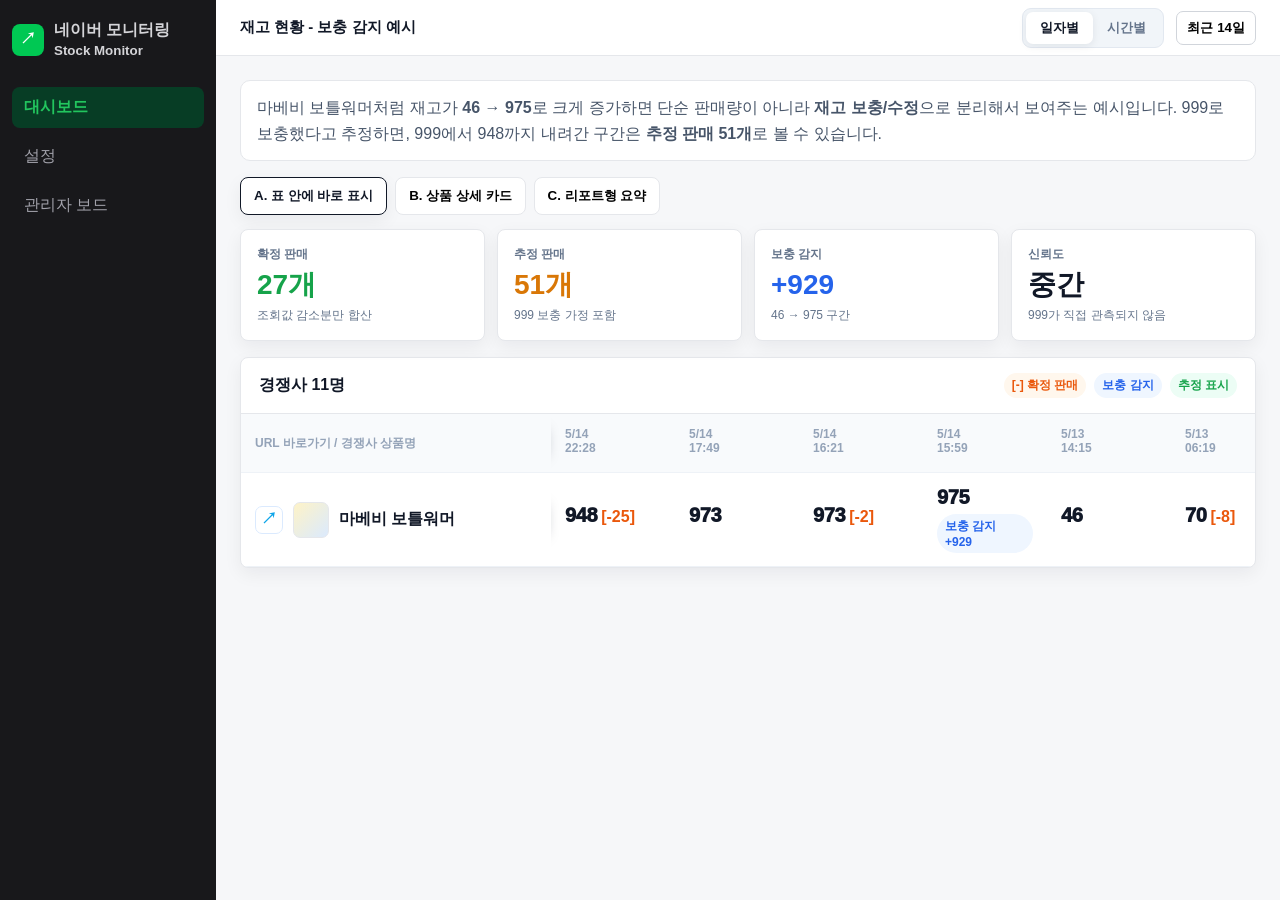
<file: ui_previews/stock_restock_estimation_candidates.html>
<!doctype html>
<html lang="ko">
<head>
<meta charset="utf-8">
<meta name="viewport" content="width=device-width, initial-scale=1">
<title>재고 보충 감지 UI 후보</title>
<style>
:root {
  --bg:#f6f7f9; --surface:#fff; --line:#e5e7eb; --text:#111827; --sub:#6b7280;
  --green:#16a34a; --orange:#ea580c; --blue:#2563eb; --amber:#d97706; --red:#dc2626;
  --sky:#0ea5e9; --soft-green:#ecfdf5; --soft-orange:#fff7ed; --soft-blue:#eff6ff;
  --shadow:0 6px 18px rgba(15,23,42,.06);
  font-family: -apple-system, BlinkMacSystemFont, "Segoe UI", sans-serif;
}
* { box-sizing:border-box; }
body { margin:0; background:var(--bg); color:var(--text); }
.app { display:flex; min-height:100vh; }
.side { width:216px; background:#18181b; color:#d4d4d8; padding:20px 12px; }
.brand { display:flex; gap:10px; align-items:center; font-weight:800; margin-bottom:28px; }
.brand-icon { width:32px; height:32px; border-radius:8px; background:#00c853; display:grid; place-items:center; color:#fff; }
.nav { padding:10px 12px; border-radius:8px; margin-bottom:8px; color:#a1a1aa; }
.nav.active { background:#073d25; color:#22c55e; font-weight:700; }
.main { flex:1; min-width:0; }
.top { height:56px; background:#fff; border-bottom:1px solid var(--line); display:flex; align-items:center; gap:12px; padding:0 24px; }
.top h1 { font-size:15px; margin:0; flex:1; }
.toggle { display:flex; background:#f1f5f9; border:1px solid #e2e8f0; border-radius:9px; padding:3px; }
.toggle button { border:0; background:transparent; padding:7px 14px; border-radius:7px; font-weight:800; color:#64748b; }
.toggle .on { background:white; color:#111827; box-shadow:0 2px 8px rgba(15,23,42,.08); }
.content { padding:24px; min-width:0; }
.panel-note { background:#fff; border:1px solid var(--line); border-radius:10px; padding:14px 16px; margin-bottom:16px; color:#475569; line-height:1.6; }
.tabs { display:flex; gap:8px; margin-bottom:14px; }
.tabs button { border:1px solid var(--line); background:white; border-radius:8px; padding:9px 13px; font-weight:800; cursor:pointer; }
.tabs button.active { border-color:#111827; color:#111827; box-shadow:var(--shadow); }
.candidate { display:none; }
.candidate.active { display:block; }
.grid { display:grid; grid-template-columns:repeat(4,minmax(0,1fr)); gap:12px; margin-bottom:16px; }
.card { background:white; border:1px solid var(--line); border-radius:8px; box-shadow:var(--shadow); padding:16px; }
.metric-label { color:#64748b; font-size:12px; font-weight:700; margin-bottom:8px; }
.metric-value { font-size:28px; font-weight:900; line-height:1; }
.metric-sub { margin-top:8px; color:#64748b; font-size:12px; }
.table-card { background:white; border:1px solid var(--line); border-radius:8px; overflow:hidden; box-shadow:var(--shadow); }
.table-head { display:flex; align-items:center; padding:15px 18px; border-bottom:1px solid var(--line); gap:12px; }
.table-head strong { flex:1; }
.legend { display:flex; gap:8px; flex-wrap:wrap; color:#64748b; font-size:12px; }
.chip { border-radius:999px; padding:4px 8px; font-weight:800; background:#f1f5f9; }
.chip.orange { color:var(--orange); background:var(--soft-orange); }
.chip.blue { color:var(--blue); background:var(--soft-blue); }
.chip.green { color:var(--green); background:var(--soft-green); }
.table-wrap { overflow-x:auto; }
.row { display:grid; grid-template-columns:310px repeat(6,124px) 148px; min-width:1200px; border-bottom:1px solid #eef2f7; align-items:center; }
.row.header { background:#f8fafc; color:#94a3b8; font-size:12px; font-weight:800; }
.cell { padding:13px 14px; min-height:58px; }
.product { display:flex; align-items:center; gap:10px; position:sticky; left:0; background:inherit; z-index:3; box-shadow:10px 0 14px -16px rgba(15,23,42,.35); }
.link { width:28px; height:28px; border:1px solid #dbeafe; border-radius:7px; color:var(--sky); display:grid; place-items:center; font-weight:900; }
.thumb { width:36px; height:36px; border-radius:7px; background:linear-gradient(135deg,#fef3c7,#dbeafe); border:1px solid #e5e7eb; }
.name { font-weight:900; }
.stock { font-size:20px; font-weight:950; letter-spacing:-.4px; }
.delta { color:var(--orange); font-weight:900; margin-left:4px; }
.rise { color:var(--blue); font-weight:900; margin-left:4px; }
.badge { display:inline-flex; align-items:center; border-radius:999px; padding:4px 8px; font-size:12px; font-weight:900; margin-top:5px; }
.badge.rest { color:var(--blue); background:var(--soft-blue); }
.badge.est { color:var(--amber); background:#fffbeb; }
.badge.ok { color:var(--green); background:var(--soft-green); }
.action { text-align:center; }
.btn { border:1px solid #d1d5db; background:#fff; border-radius:7px; padding:7px 10px; font-weight:800; }
.insight { display:grid; grid-template-columns:1.2fr 1fr; gap:16px; margin-top:16px; }
.timeline { display:flex; align-items:center; gap:8px; padding:14px; overflow-x:auto; }
.step { min-width:116px; border:1px solid var(--line); border-radius:8px; padding:10px; background:#fff; }
.step .t { color:#64748b; font-size:12px; font-weight:800; }
.step .n { font-size:21px; font-weight:950; margin-top:6px; }
.arrow { color:#94a3b8; font-weight:900; }
.callout { border-left:4px solid var(--amber); background:#fffbeb; border-radius:8px; padding:14px; line-height:1.65; }
.callout strong { color:#92400e; }
.mini-table { width:100%; border-collapse:collapse; font-size:13px; }
.mini-table th,.mini-table td { border-bottom:1px solid #eef2f7; text-align:left; padding:10px; }
.mini-table th { color:#64748b; background:#f8fafc; }
.pill-row { display:flex; gap:8px; flex-wrap:wrap; }
.pill { border-radius:8px; padding:10px 12px; background:#f8fafc; border:1px solid #e5e7eb; }
.pill b { display:block; font-size:20px; margin-top:4px; }
@media (max-width:900px) {
  .side { display:none; }
  .grid,.insight { grid-template-columns:1fr; }
  .content { padding:14px; }
}
</style>
</head>
<body>
<div class="app">
  <aside class="side">
    <div class="brand"><div class="brand-icon">↗</div><div>네이버 모니터링<br><small>Stock Monitor</small></div></div>
    <div class="nav active">대시보드</div>
    <div class="nav">설정</div>
    <div class="nav">관리자 보드</div>
  </aside>
  <main class="main">
    <div class="top">
      <h1>재고 현황 - 보충 감지 예시</h1>
      <div class="toggle"><button class="on">일자별</button><button>시간별</button></div>
      <button class="btn">최근 14일</button>
    </div>
    <div class="content">
      <div class="panel-note">
        마베비 보틀워머처럼 재고가 <b>46 → 975</b>로 크게 증가하면 단순 판매량이 아니라 <b>재고 보충/수정</b>으로 분리해서 보여주는 예시입니다.
        999로 보충했다고 추정하면, 999에서 948까지 내려간 구간은 <b>추정 판매 51개</b>로 볼 수 있습니다.
      </div>

      <div class="tabs">
        <button class="active" onclick="showCandidate('a', this)">A. 표 안에 바로 표시</button>
        <button onclick="showCandidate('b', this)">B. 상품 상세 카드</button>
        <button onclick="showCandidate('c', this)">C. 리포트형 요약</button>
      </div>

      <section class="candidate active" id="candidate-a">
        <div class="grid">
          <div class="card"><div class="metric-label">확정 판매</div><div class="metric-value" style="color:var(--green)">27개</div><div class="metric-sub">조회값 감소분만 합산</div></div>
          <div class="card"><div class="metric-label">추정 판매</div><div class="metric-value" style="color:var(--amber)">51개</div><div class="metric-sub">999 보충 가정 포함</div></div>
          <div class="card"><div class="metric-label">보충 감지</div><div class="metric-value" style="color:var(--blue)">+929</div><div class="metric-sub">46 → 975 구간</div></div>
          <div class="card"><div class="metric-label">신뢰도</div><div class="metric-value">중간</div><div class="metric-sub">999가 직접 관측되지 않음</div></div>
        </div>
        <div class="table-card">
          <div class="table-head">
            <strong>경쟁사 11명</strong>
            <div class="legend"><span class="chip orange">[-] 확정 판매</span><span class="chip blue">보충 감지</span><span class="chip green">추정 표시</span></div>
          </div>
          <div class="table-wrap">
            <div class="row header">
              <div class="cell product">URL 바로가기 / 경쟁사 상품명</div>
              <div class="cell">5/14<br>22:28</div><div class="cell">5/14<br>17:49</div><div class="cell">5/14<br>16:21</div>
              <div class="cell">5/14<br>15:59</div><div class="cell">5/13<br>14:15</div><div class="cell">5/13<br>06:19</div><div class="cell action">분석</div>
            </div>
            <div class="row">
              <div class="cell product"><div class="link">↗</div><div class="thumb"></div><div class="name">마베비 보틀워머</div></div>
              <div class="cell"><span class="stock">948</span><span class="delta">[-25]</span></div>
              <div class="cell"><span class="stock">973</span></div>
              <div class="cell"><span class="stock">973</span><span class="delta">[-2]</span></div>
              <div class="cell"><span class="stock">975</span><br><span class="badge rest">보충 감지 +929</span></div>
              <div class="cell"><span class="stock">46</span></div>
              <div class="cell"><span class="stock">70</span><span class="delta">[-8]</span></div>
              <div class="cell action"><button class="btn">분석 보기</button></div>
            </div>
          </div>
        </div>
      </section>

      <section class="candidate" id="candidate-b">
        <div class="table-card">
          <div class="table-head"><strong>마베비 보틀워머 상세 분석</strong><span class="chip blue">재고 보충/수정 감지</span></div>
          <div class="timeline">
            <div class="step"><div class="t">5/13 14:15</div><div class="n">46</div></div><div class="arrow">→</div>
            <div class="step"><div class="t">보충 추정</div><div class="n" style="color:var(--blue)">999</div></div><div class="arrow">→</div>
            <div class="step"><div class="t">5/14 15:59</div><div class="n">975</div></div><div class="arrow">→</div>
            <div class="step"><div class="t">5/14 16:21</div><div class="n">973</div></div><div class="arrow">→</div>
            <div class="step"><div class="t">5/14 22:28</div><div class="n">948</div></div>
          </div>
        </div>
        <div class="insight">
          <div class="card">
            <div class="metric-label">해석</div>
            <div class="callout">
              <strong>46 → 975</strong>는 판매가 아니라 재고 보충으로 봅니다.<br>
              999로 보충했다고 가정하면 <strong>999 → 948 = 51개</strong> 판매 추정입니다.<br>
              실제 조회값으로 확인되는 감소분은 <strong>975 → 973 → 948 = 27개</strong>입니다.
            </div>
          </div>
          <div class="card">
            <table class="mini-table">
              <tr><th>구분</th><th>수량</th><th>설명</th></tr>
              <tr><td>확정 판매</td><td><b>27개</b></td><td>조회로 확인된 감소분</td></tr>
              <tr><td>추정 판매</td><td><b>51개</b></td><td>999 보충 기준 가정</td></tr>
              <tr><td>보충 감지</td><td><b>+929</b></td><td>46에서 975로 증가</td></tr>
              <tr><td>신뢰도</td><td><b>중간</b></td><td>999가 직접 찍히진 않음</td></tr>
            </table>
          </div>
        </div>
      </section>

      <section class="candidate" id="candidate-c">
        <div class="table-card">
          <div class="table-head"><strong>오늘 판매 리포트</strong><span class="chip green">수강생 설명용</span></div>
          <div class="cell">
            <div class="pill-row">
              <div class="pill">마베비 보틀워머<br><b>관심 필요</b></div>
              <div class="pill">확정 판매<br><b style="color:var(--green)">27개</b></div>
              <div class="pill">추정 판매<br><b style="color:var(--amber)">51개</b></div>
              <div class="pill">보충/수정<br><b style="color:var(--blue)">1회</b></div>
              <div class="pill">현재 재고<br><b>948개</b></div>
            </div>
          </div>
          <div class="cell">
            <div class="callout">
              이 상품은 중간에 재고가 크게 증가했습니다. 그래서 오늘 판매량은 <strong>확정 판매 27개</strong>와
              <strong>추정 판매 51개</strong>를 분리해서 보는 것이 안전합니다. 교육용 화면에서는 이 방식이 가장 설명하기 쉽습니다.
            </div>
          </div>
        </div>
      </section>
    </div>
  </main>
</div>
<script>
function showCandidate(id, btn) {
  document.querySelectorAll('.candidate').forEach(el => el.classList.remove('active'));
  document.getElementById('candidate-' + id).classList.add('active');
  document.querySelectorAll('.tabs button').forEach(el => el.classList.remove('active'));
  btn.classList.add('active');
}
</script>
</body>
</html>
</file>
